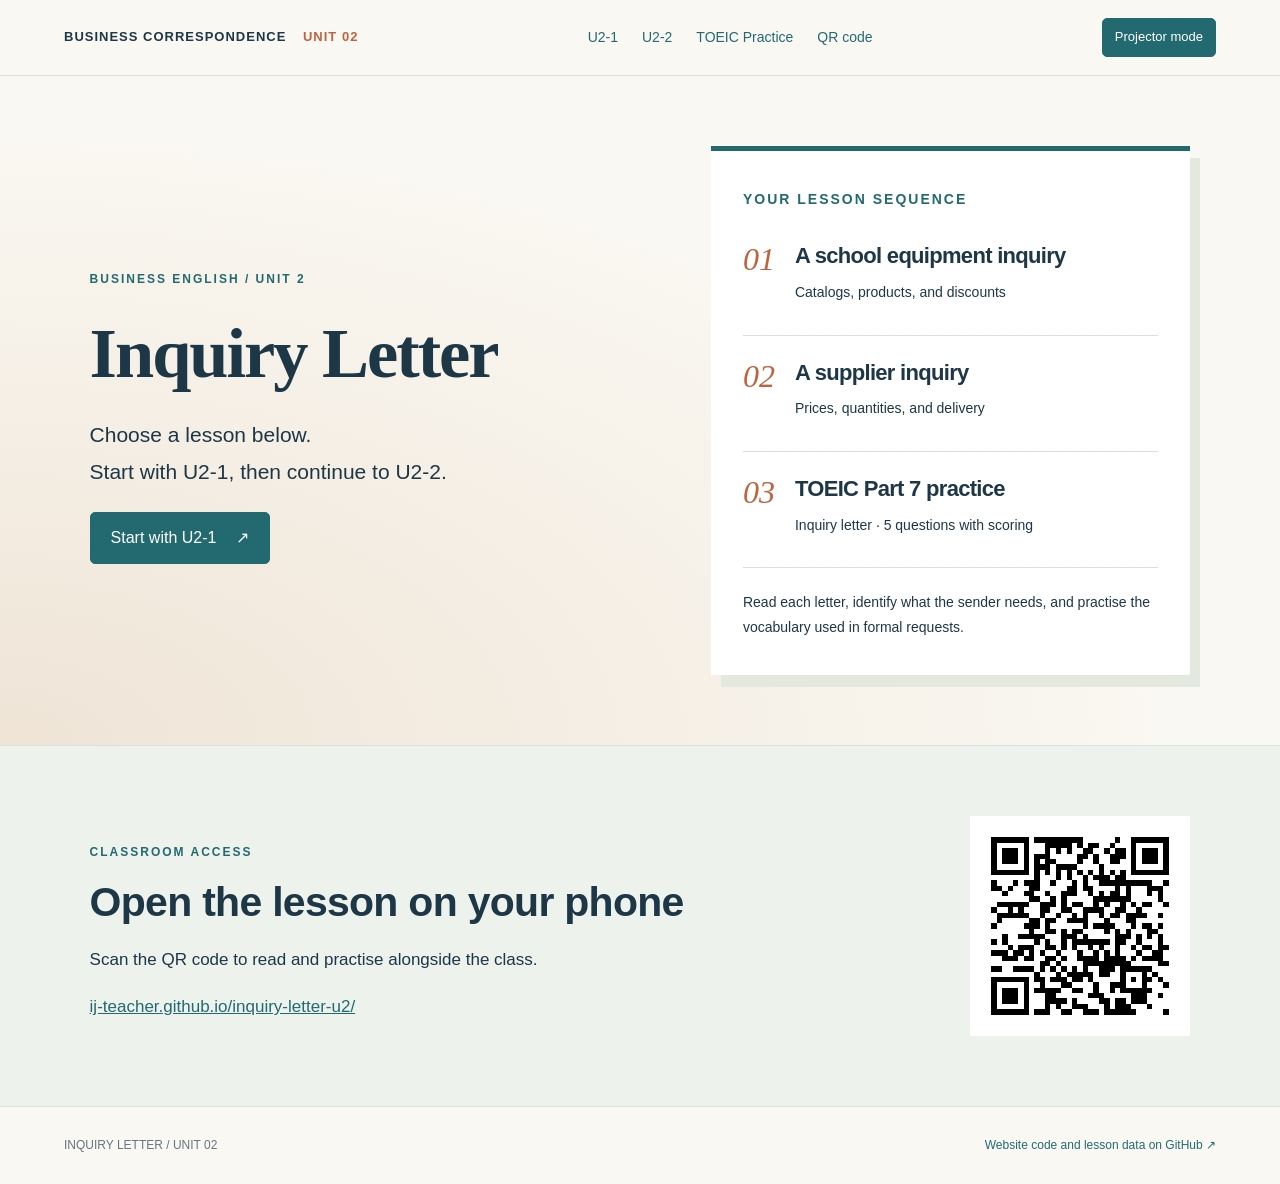
<file: index.html>
<!doctype html><html lang="en"><head><meta charset="utf-8"><meta name="viewport" content="width=device-width,initial-scale=1"><meta name="description" content="Read and practise inquiry letters: a school equipment request followed by a supplier inquiry. Business English U2."><title>Inquiry Letter · Unit 2</title><link rel="stylesheet" href="style.css?v=inside-address-20261017"><script defer src="app.js?v=drag-fill-20261012"></script></head><body>
<a class="skip" href="#main">Skip to lessons</a><header><a class="brand" href="#home">BUSINESS CORRESPONDENCE <span>UNIT 02</span></a><nav aria-label="Lesson navigation"><a href="u2-1.html#u2-1">U2-1</a><a href="u2-2.html#u2-2">U2-2</a><a href="toeic-practice.html">TOEIC Practice</a><a href="#classroom-qr">QR code</a></nav><button id="projector" aria-pressed="false" type="button">Projector mode</button></header>
<main id="main"><section id="home" class="hero"><div><p class="eyebrow">BUSINESS ENGLISH / UNIT 2</p><h1>Inquiry Letter</h1><p class="intro">Choose a lesson below.<br>Start with U2-1, then continue to U2-2.</p><a class="button" href="u2-1.html#u2-1">Start with U2-1 <span>↗</span></a></div><aside class="itinerary"><p class="eyebrow">YOUR LESSON SEQUENCE</p><a href="u2-1.html#u2-1"><b>01</b><div><h2>A school equipment inquiry</h2><p>Catalogs, products, and discounts</p></div></a><a href="u2-2.html#u2-2"><b>02</b><div><h2>A supplier inquiry</h2><p>Prices, quantities, and delivery</p></div></a><a href="toeic-practice.html"><b>03</b><div><h2>TOEIC Part 7 practice</h2><p>Inquiry letter · 5 questions with scoring</p></div></a><p class="goal">Read each letter, identify what the sender needs, and practise the vocabulary used in formal requests.</p></aside></section>


<section id="classroom-qr" class="access"><div><p class="eyebrow">CLASSROOM ACCESS</p><h2>Open the lesson on your phone</h2><p>Scan the QR code to read and practise alongside the class.</p><a href="https://ij-teacher.github.io/inquiry-letter-u2/">ij-teacher.github.io/inquiry-letter-u2/</a></div><img src="qr-code.svg" width="220" height="220" alt="QR code for the Inquiry Letters U2 website"></section></main><footer><span>INQUIRY LETTER / UNIT 02</span><a href="https://github.com/ij-teacher/inquiry-letter-u2">Website code and lesson data on GitHub ↗</a></footer><p id="load-error" role="alert" hidden></p></body></html>
</file>
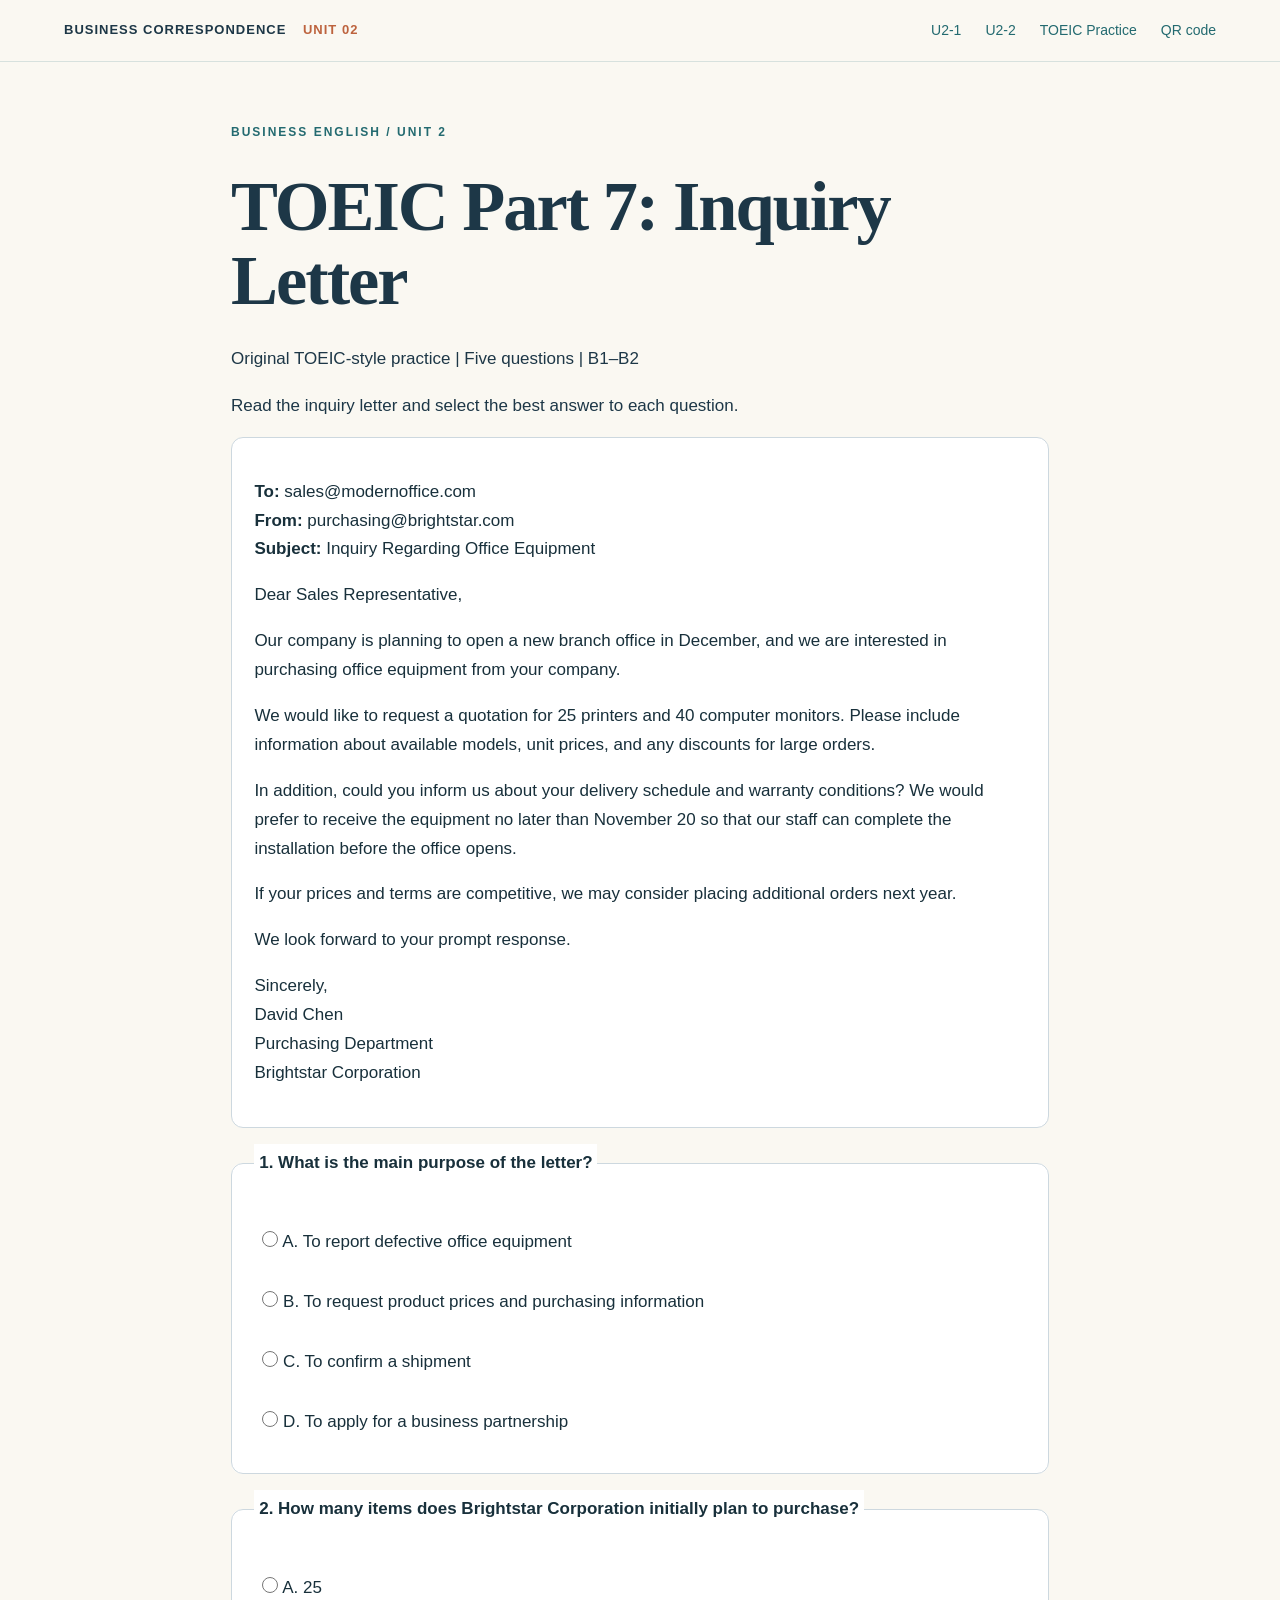
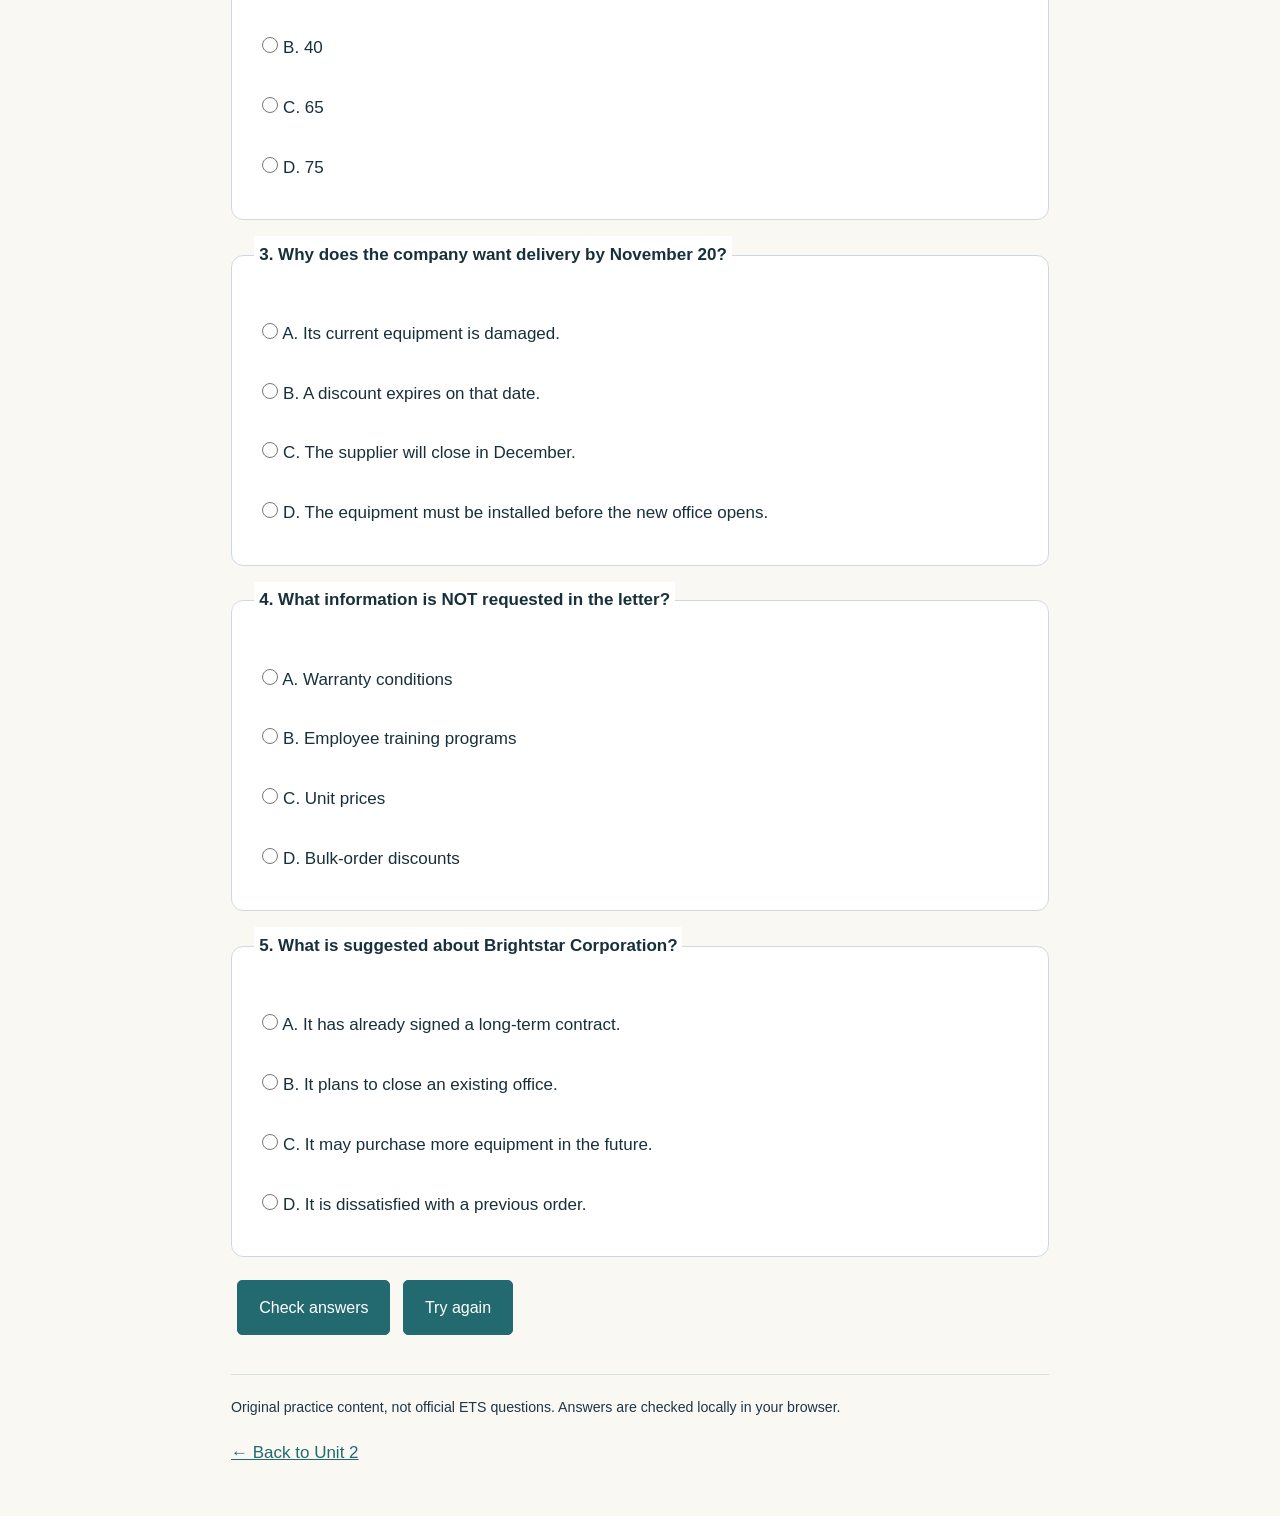
<file: toeic-practice.html>
<!doctype html><html lang="en"><head><meta charset="utf-8"><meta name="viewport" content="width=device-width,initial-scale=1"><title>TOEIC Part 7 | Inquiry Letter</title><link rel="stylesheet" href="style.css"><style>main{max-width:850px;margin:2rem auto;padding:1rem}article,fieldset{background:#fff;color:#18303b;padding:1.4rem;margin:1rem 0;border:1px solid #cdd8df;border-radius:12px;line-height:1.7}fieldset legend{font-weight:bold;background:#fff;padding:.3rem}fieldset label{display:block;padding:.5rem;cursor:pointer}fieldset label:hover{background:#eaf2f6}button{padding:.8rem 1.3rem;margin:.4rem;cursor:pointer}#feedback{padding:1rem}</style><script defer src="toeic-practice.js"></script></head><body><header><a class="brand" href="index.html">BUSINESS CORRESPONDENCE <span>UNIT 02</span></a><nav aria-label="Lesson navigation"><a href="u2-1.html#u2-1">U2-1</a><a href="u2-2.html#u2-2">U2-2</a><a href="toeic-practice.html">TOEIC Practice</a><a href="index.html#classroom-qr">QR code</a></nav></header><main><p class="eyebrow">BUSINESS ENGLISH / UNIT 2</p><h1>TOEIC Part 7: Inquiry Letter</h1><p>Original TOEIC-style practice | Five questions | B1–B2</p><p>Read the inquiry letter and select the best answer to each question.</p><article><p><strong>To:</strong> sales@modernoffice.com<br><strong>From:</strong> purchasing@brightstar.com<br><strong>Subject:</strong> Inquiry Regarding Office Equipment</p><p>Dear Sales Representative,</p><p>Our company is planning to open a new branch office in December, and we are interested in purchasing office equipment from your company.</p><p>We would like to request a quotation for 25 printers and 40 computer monitors. Please include information about available models, unit prices, and any discounts for large orders.</p><p>In addition, could you inform us about your delivery schedule and warranty conditions? We would prefer to receive the equipment no later than November 20 so that our staff can complete the installation before the office opens.</p><p>If your prices and terms are competitive, we may consider placing additional orders next year.</p><p>We look forward to your prompt response.</p><p>Sincerely,<br>David Chen<br>Purchasing Department<br>Brightstar Corporation</p></article><form id="quiz"></form><button id="check" type="button">Check answers</button><button id="retry" type="button">Try again</button><section id="feedback" role="status" aria-live="polite"></section><p><small>Original practice content, not official ETS questions. Answers are checked locally in your browser.</small></p><a href="index.html">← Back to Unit 2</a></main></body></html>
</file>
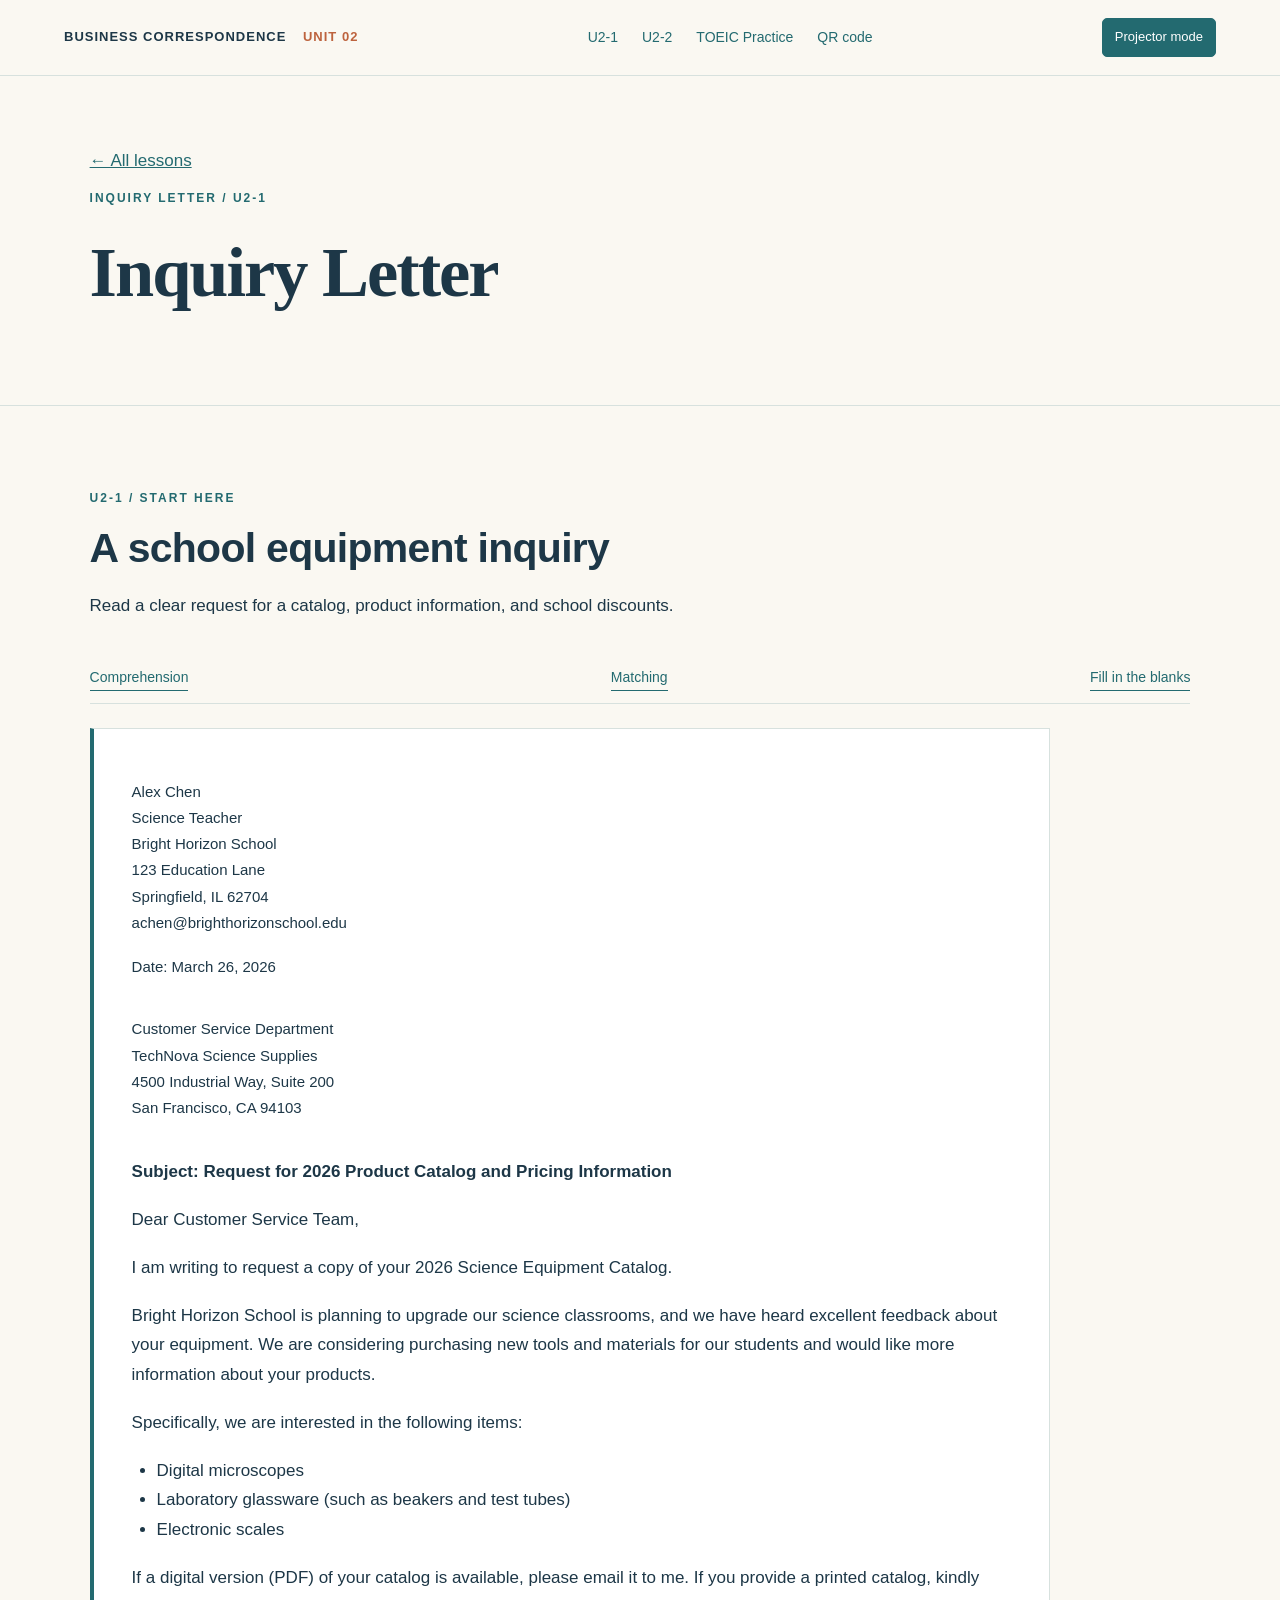
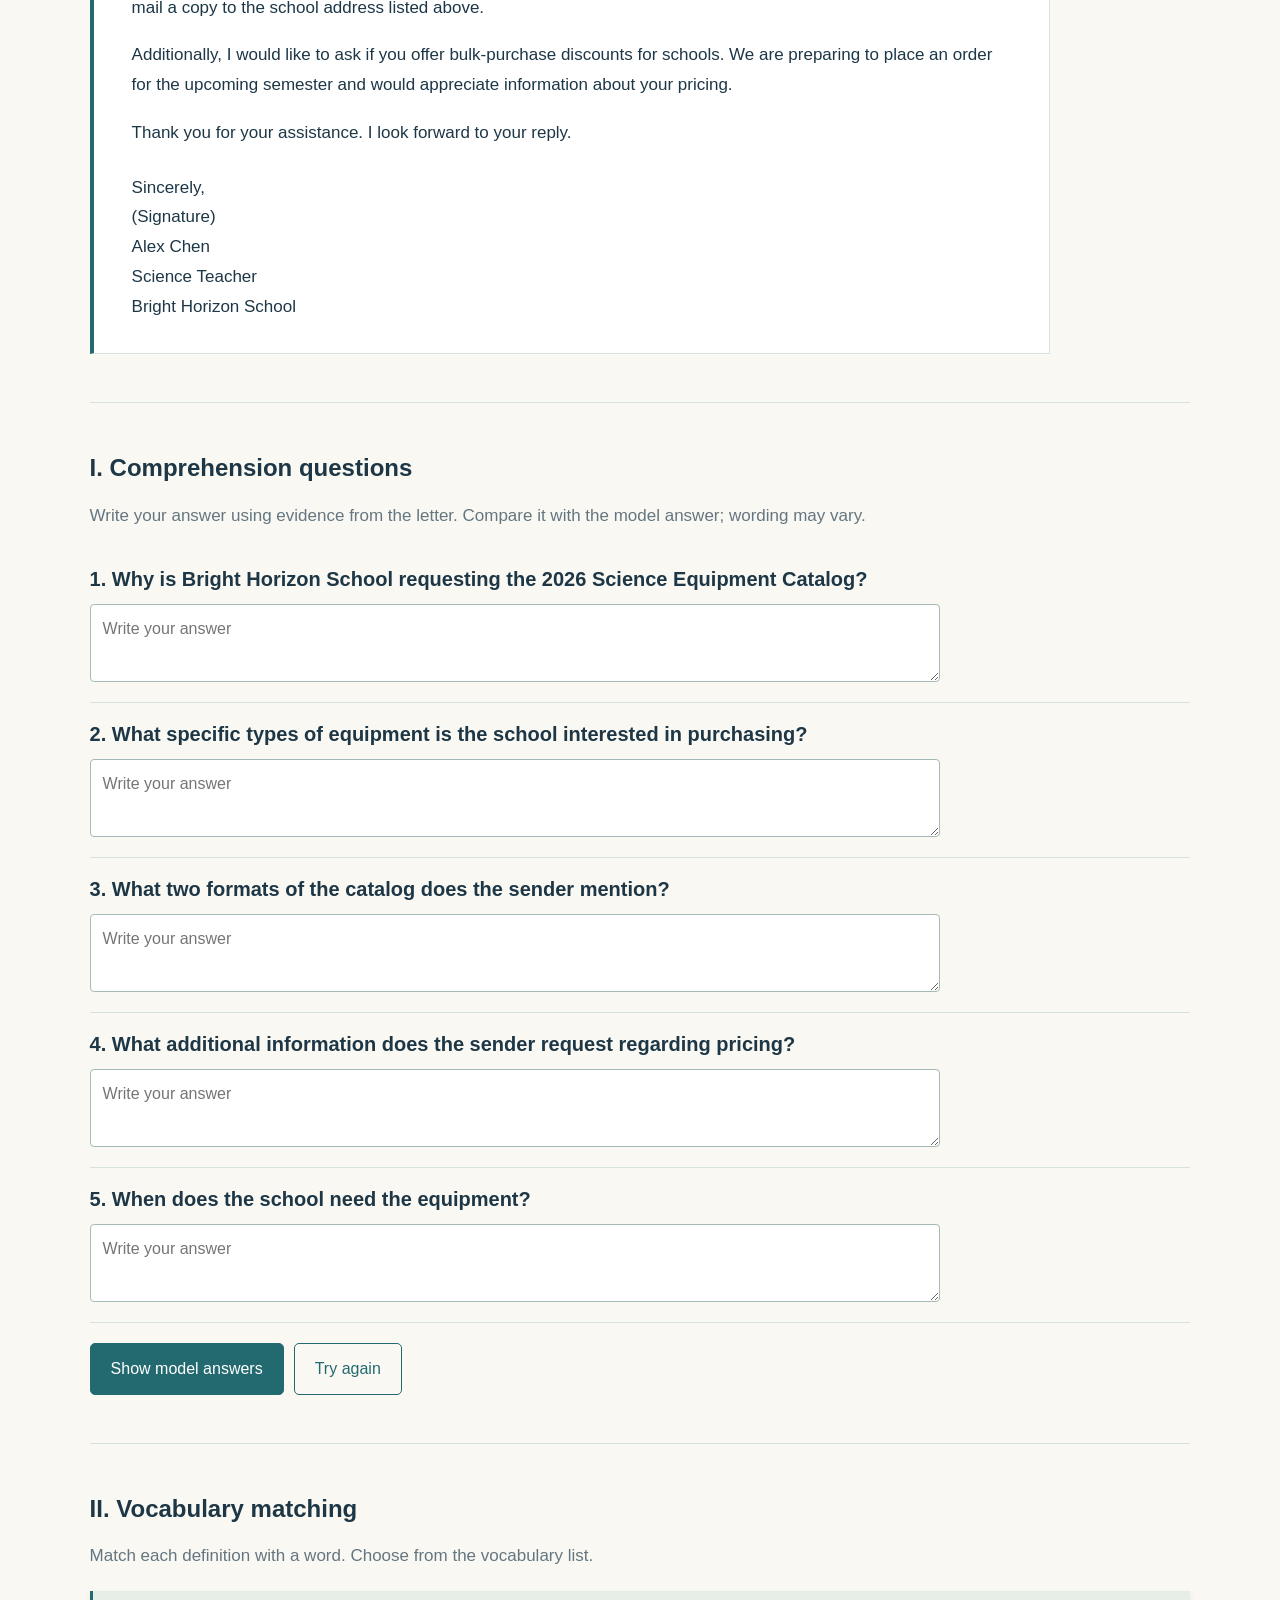
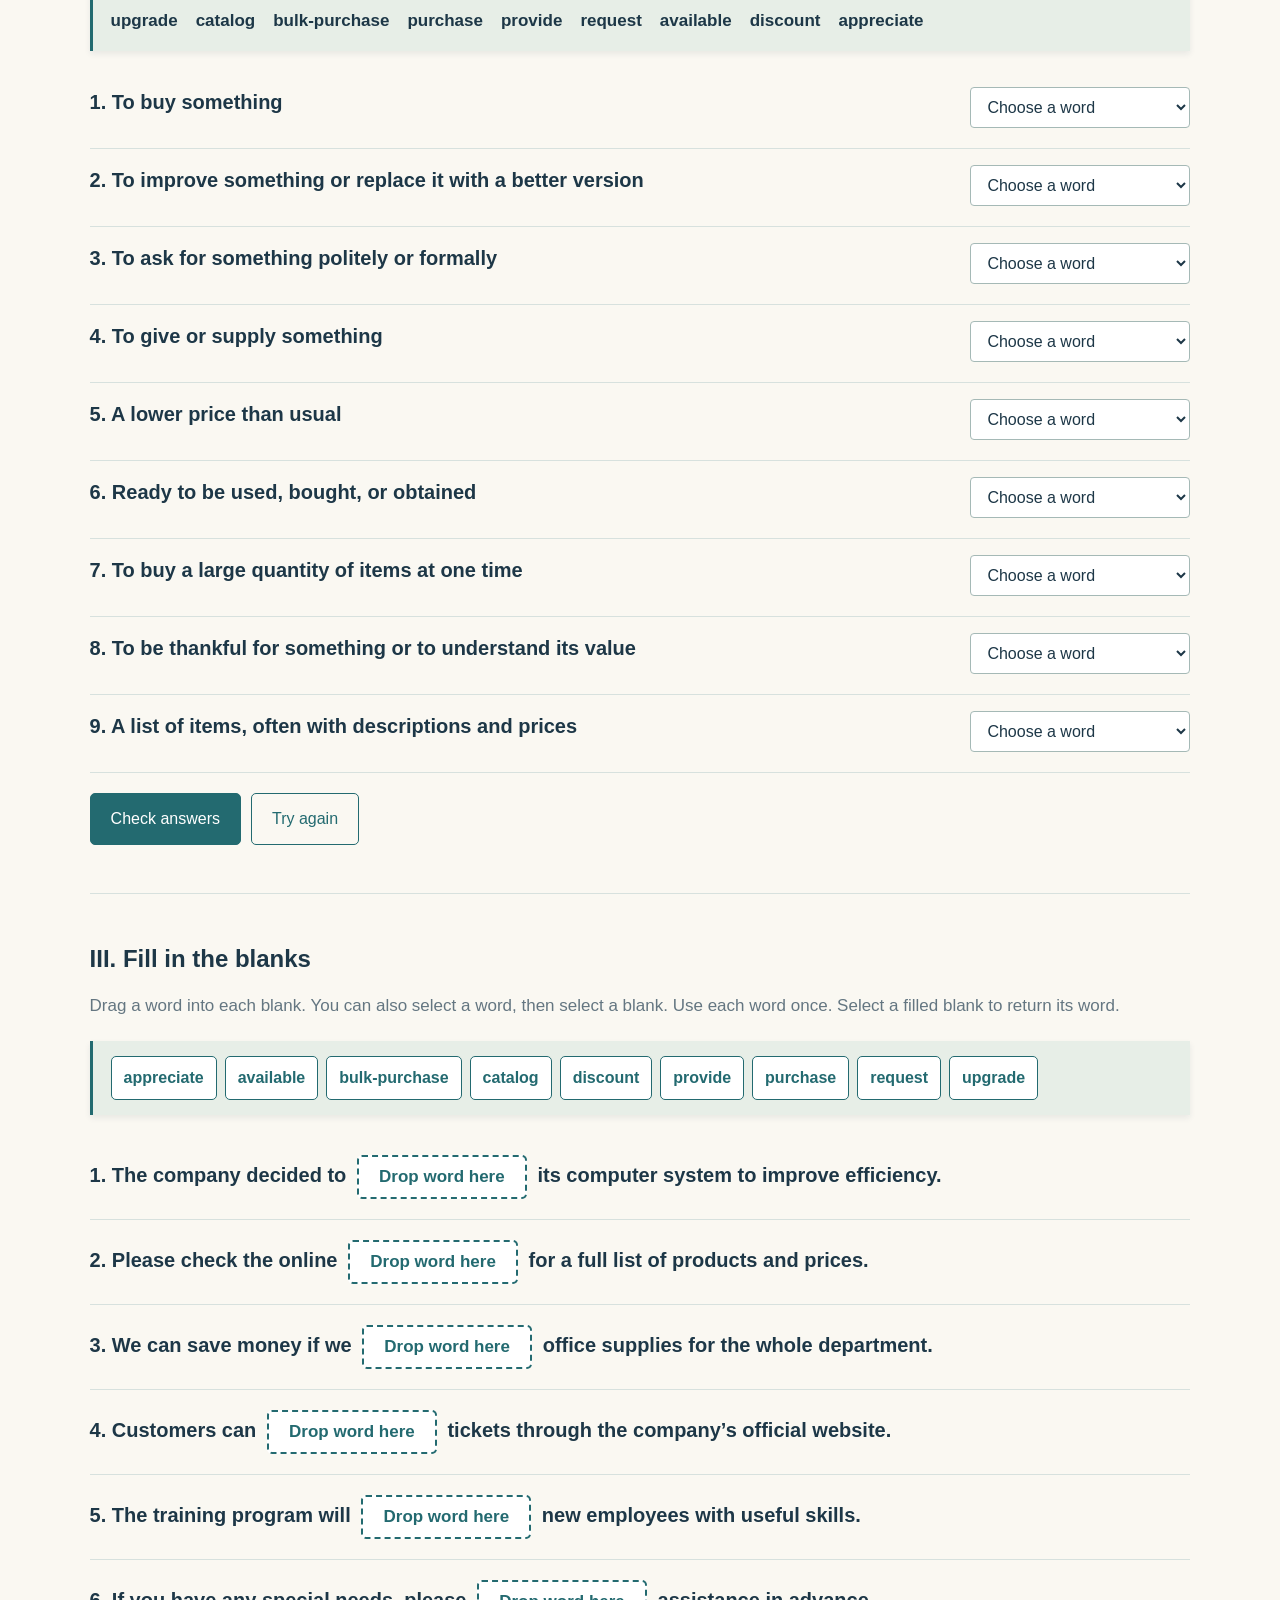
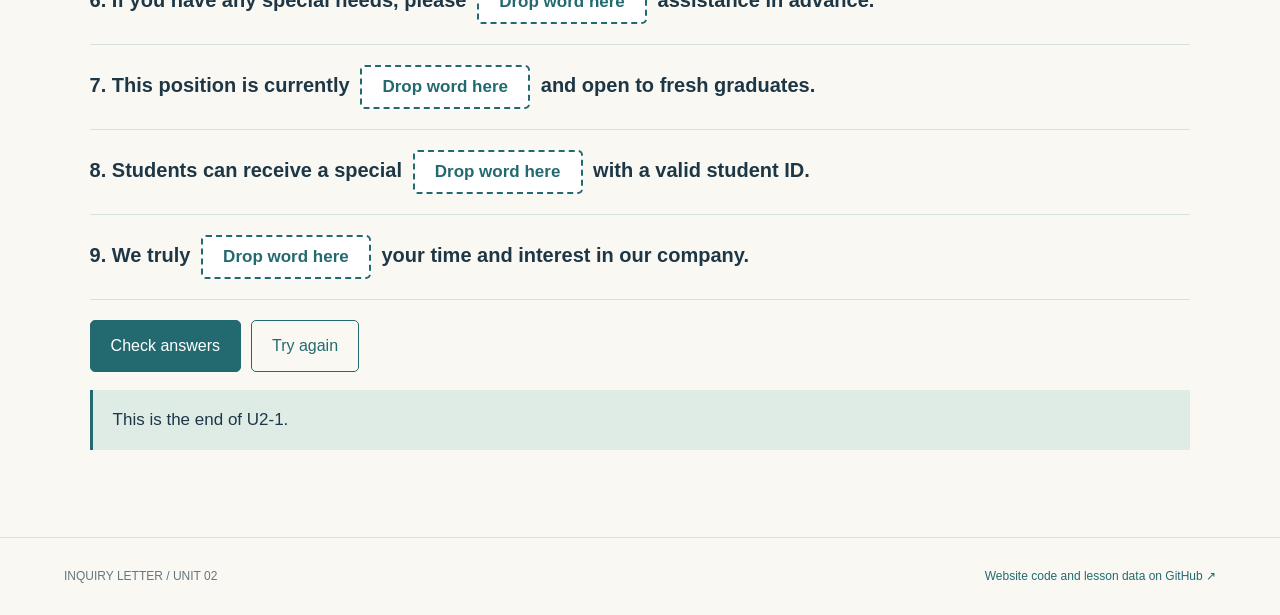
<file: u2-1.html>
<!doctype html><html lang="en"><head><meta charset="utf-8"><meta name="viewport" content="width=device-width,initial-scale=1"><meta name="description" content="Read and practise inquiry letters: a school equipment request followed by a supplier inquiry. Business English U2."><title>Inquiry Letter · U2-1</title><link rel="stylesheet" href="style.css?v=inside-address-20261017"><script defer src="app.js?v=drag-fill-20261012"></script></head><body data-lesson="u2-1">
<a class="skip" href="#main">Skip to lessons</a><header><a class="brand" href="index.html">BUSINESS CORRESPONDENCE <span>UNIT 02</span></a><nav aria-label="Lesson navigation"><a href="u2-1.html#u2-1">U2-1</a><a href="u2-2.html#u2-2">U2-2</a><a href="toeic-practice.html">TOEIC Practice</a><a href="index.html#classroom-qr">QR code</a></nav><button id="projector" aria-pressed="false" type="button">Projector mode</button></header>
<main id="main"><section id="home"><a href="index.html">← All lessons</a><p class="eyebrow">INQUIRY LETTER / U2-1</p><h1>Inquiry Letter</h1></section>
<div id="lessons"><p class="loading" role="status">Loading lessons…</p></div>

</main><footer><span>INQUIRY LETTER / UNIT 02</span><a href="https://github.com/ij-teacher/inquiry-letter-u2">Website code and lesson data on GitHub ↗</a></footer><p id="load-error" role="alert" hidden></p></body></html>
</file>
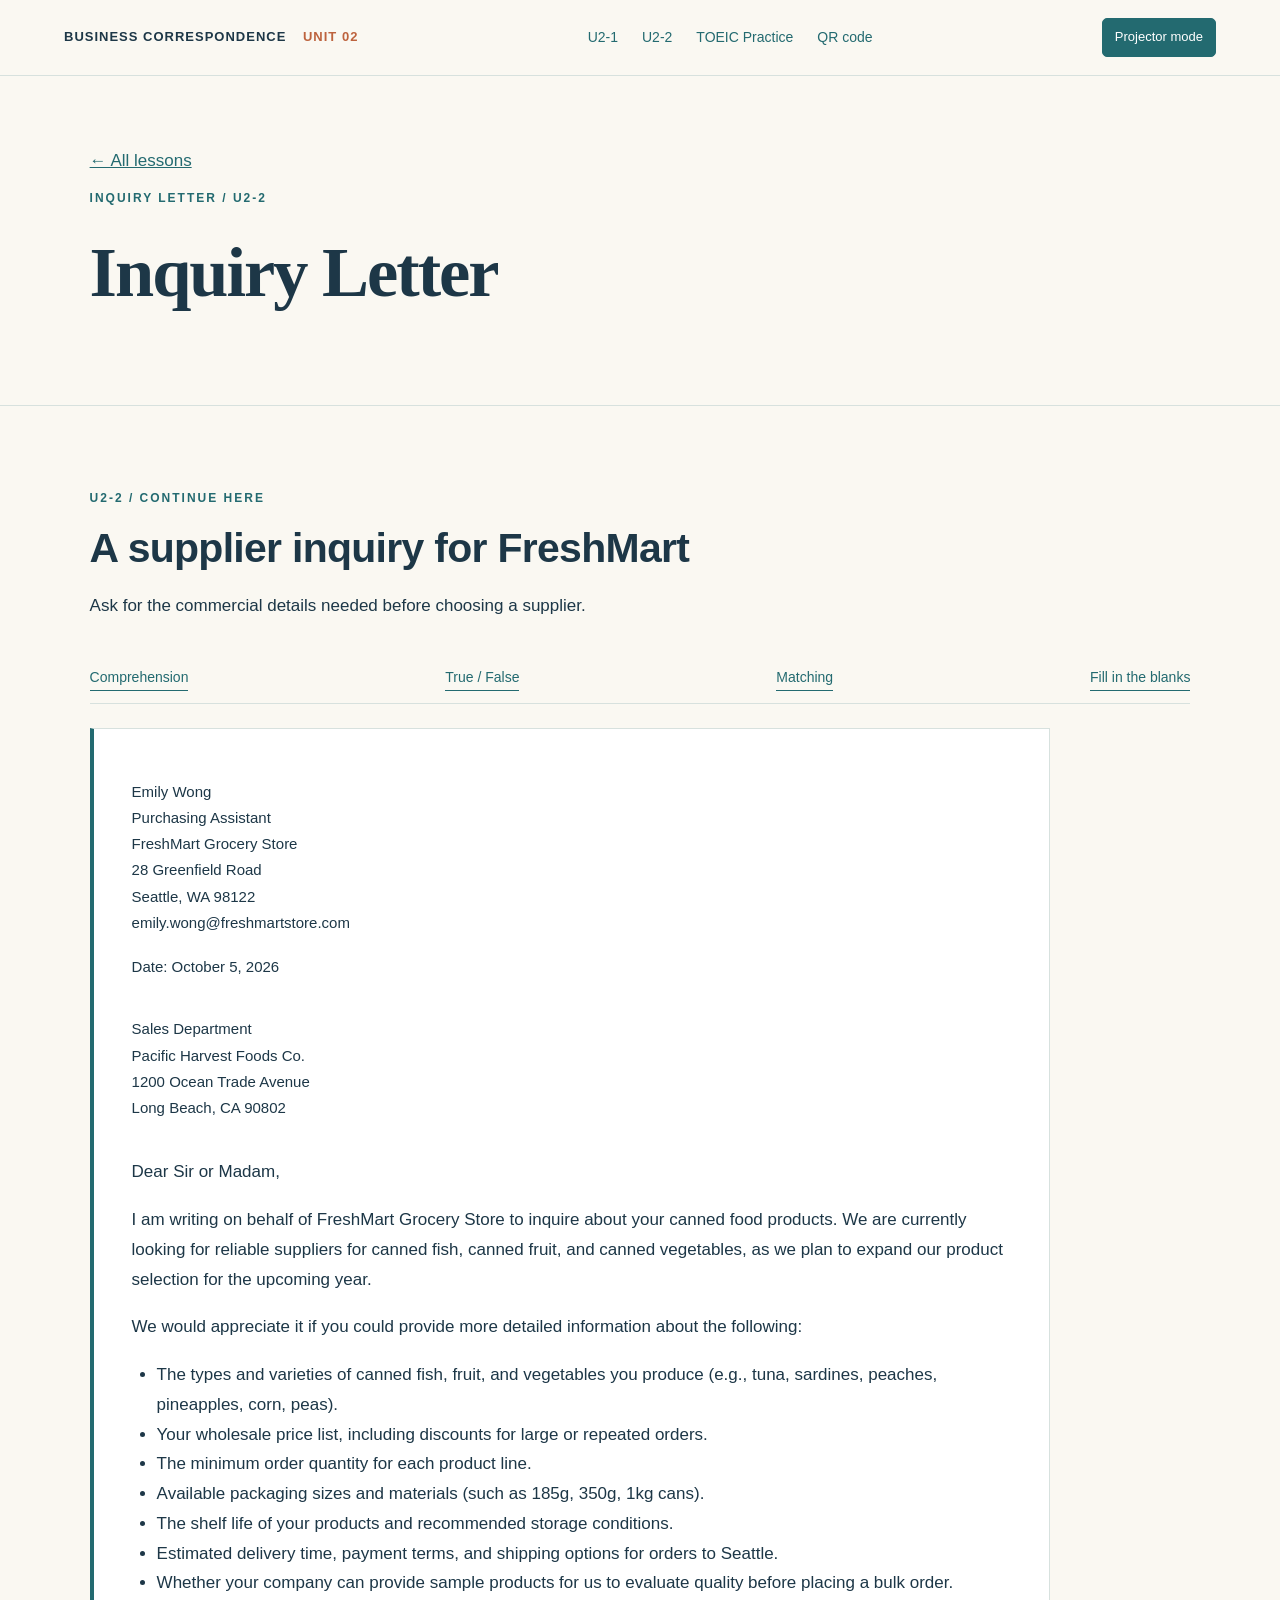
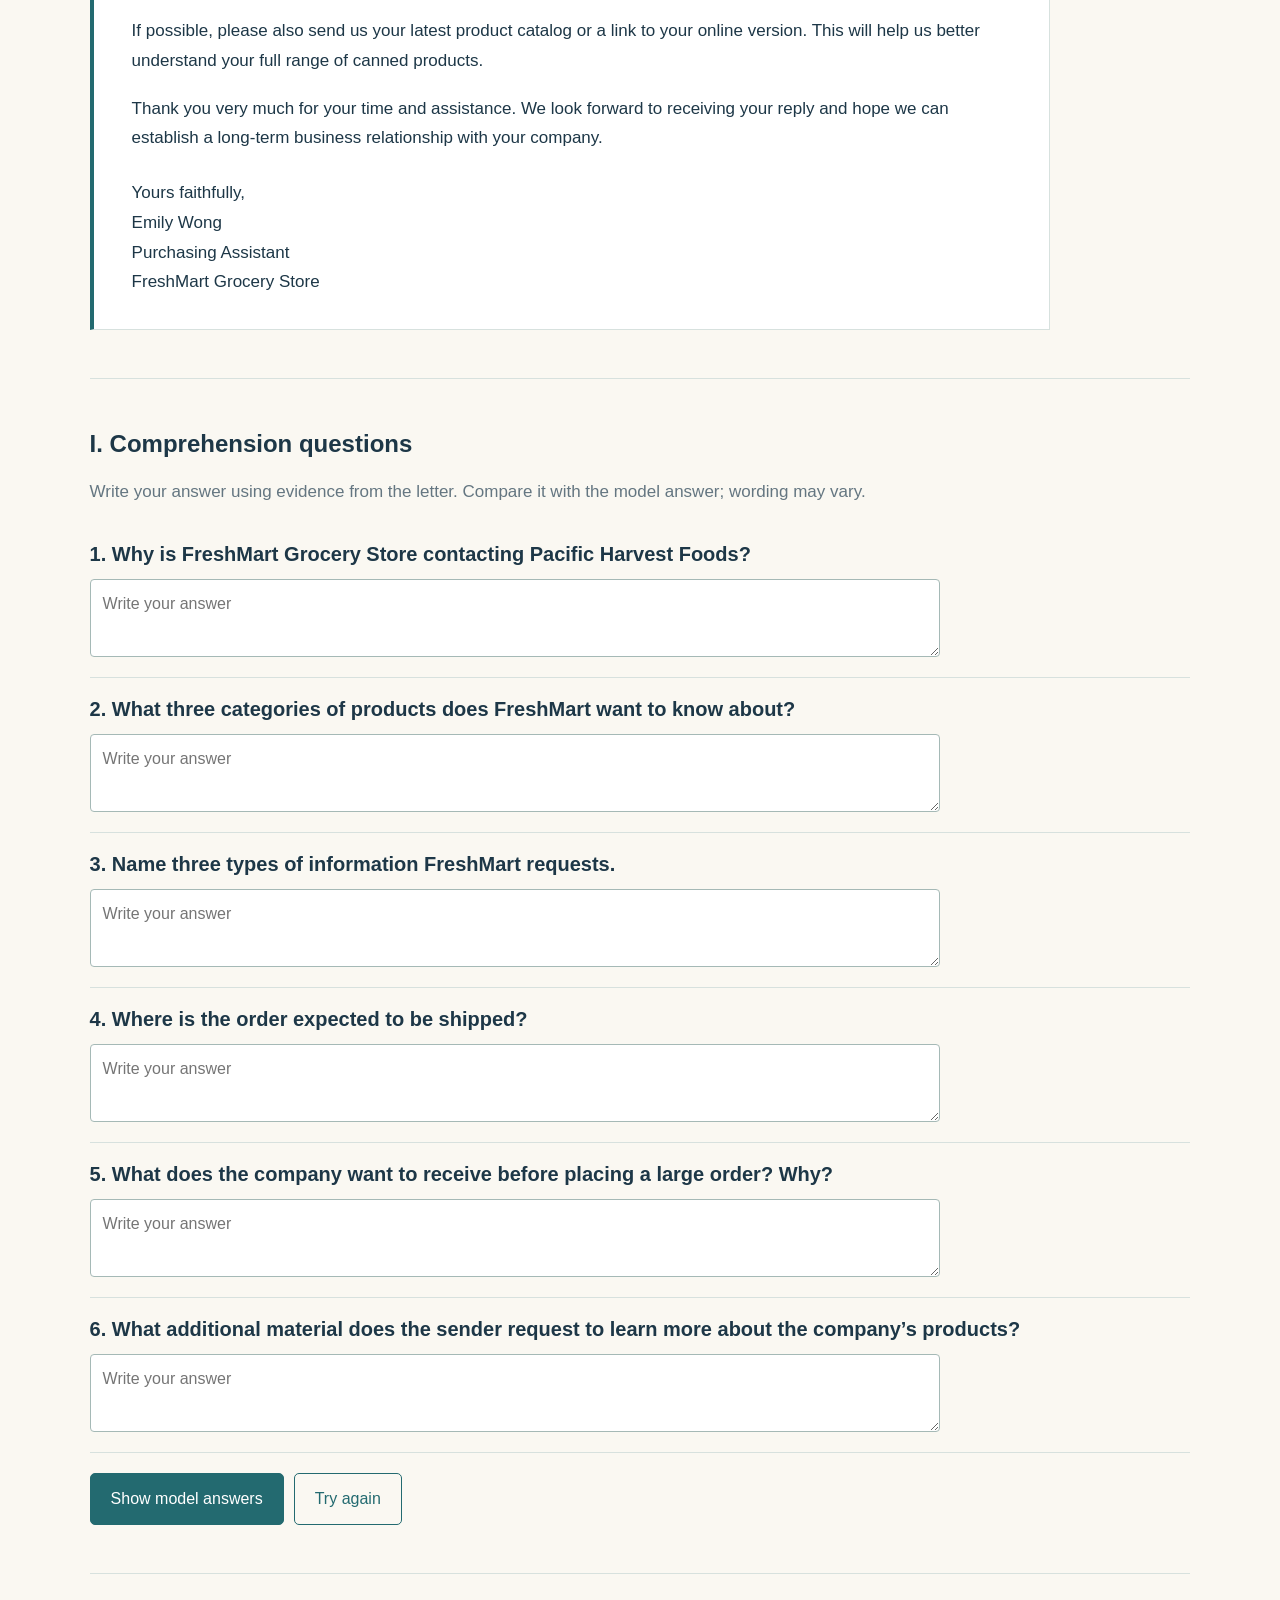
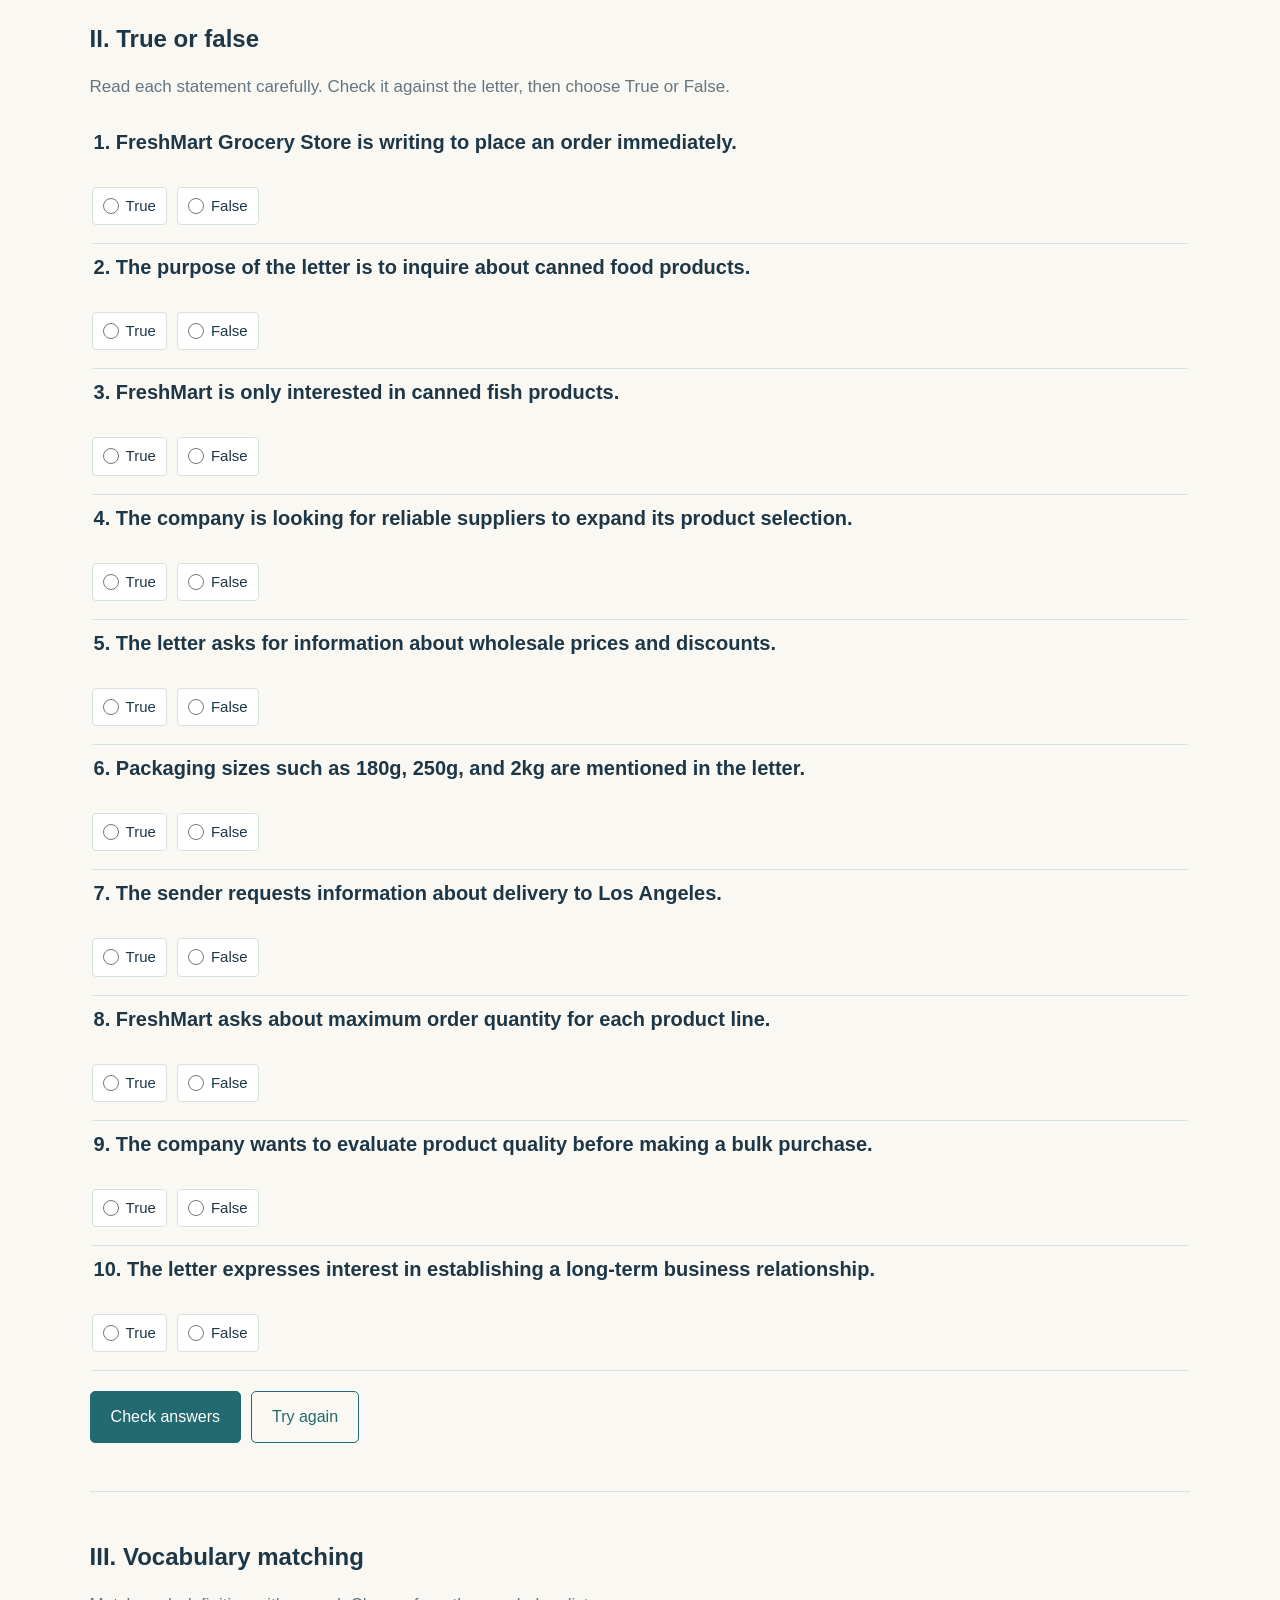
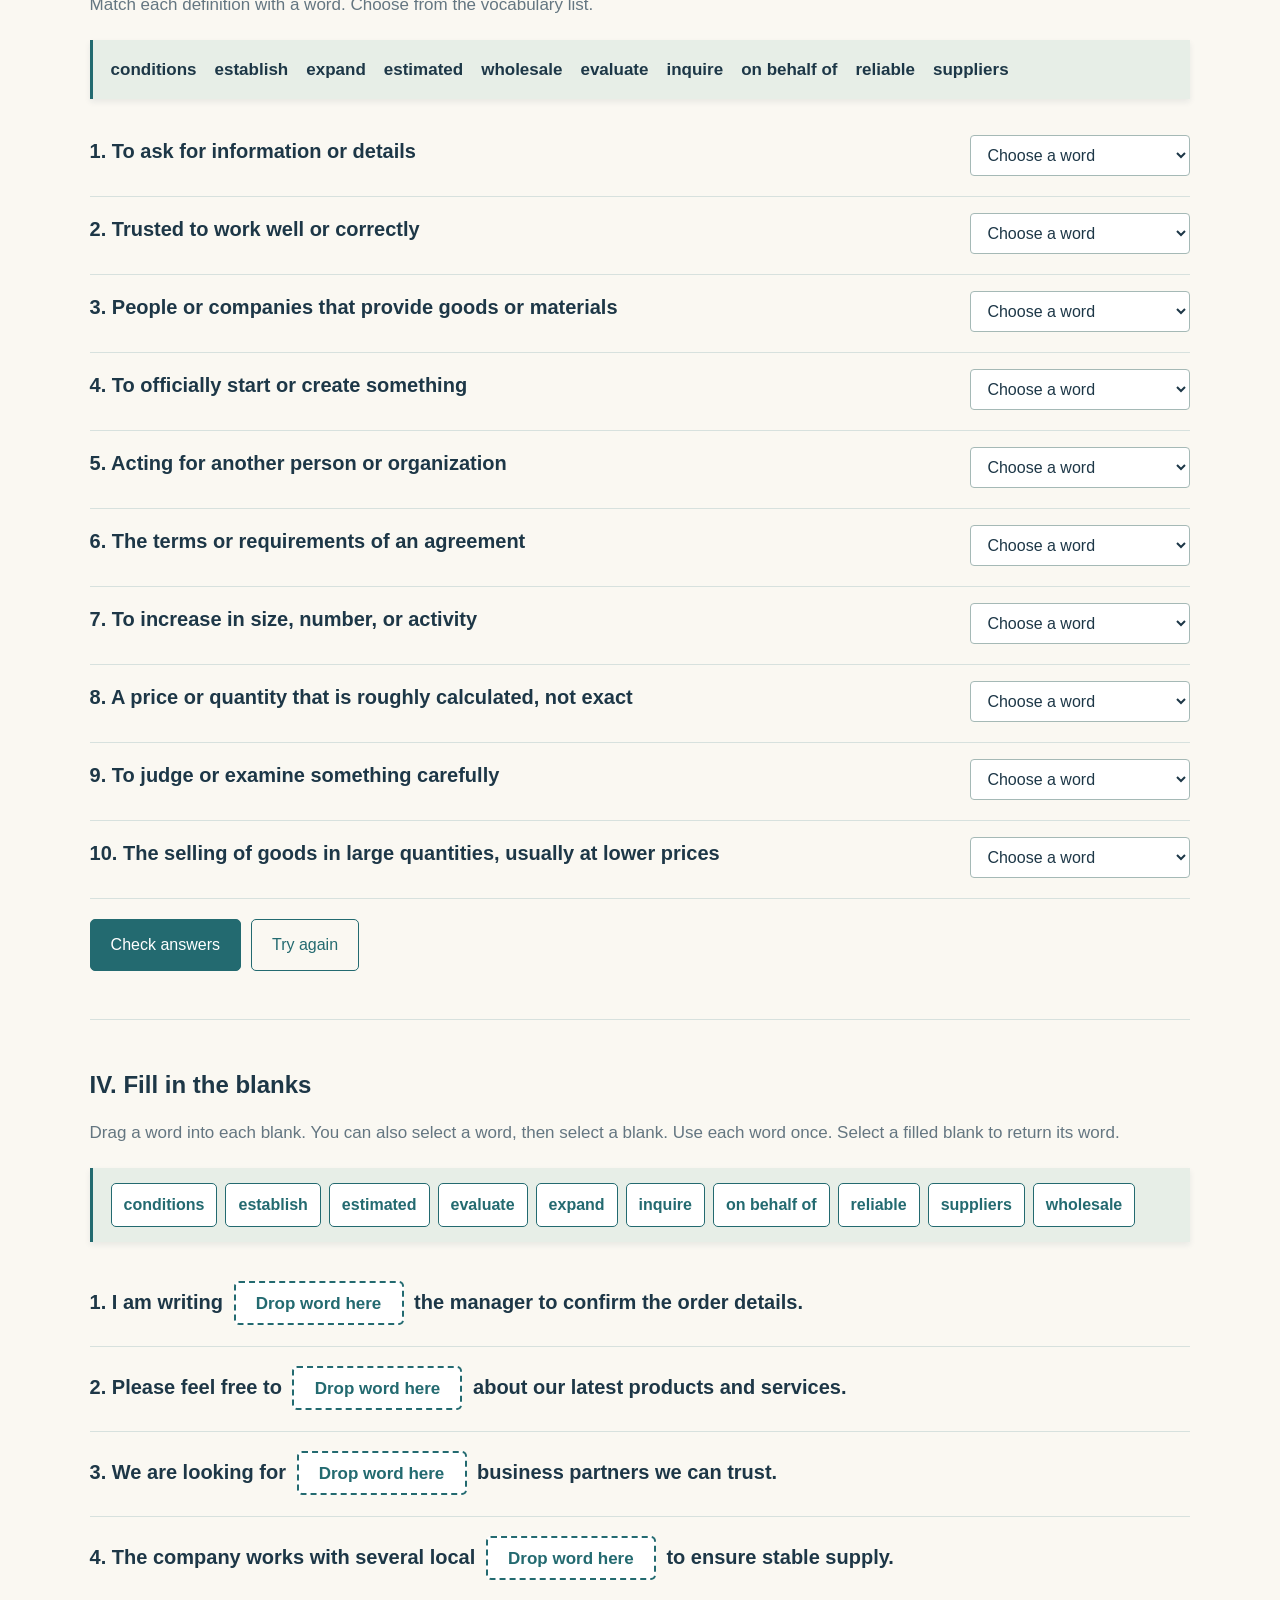
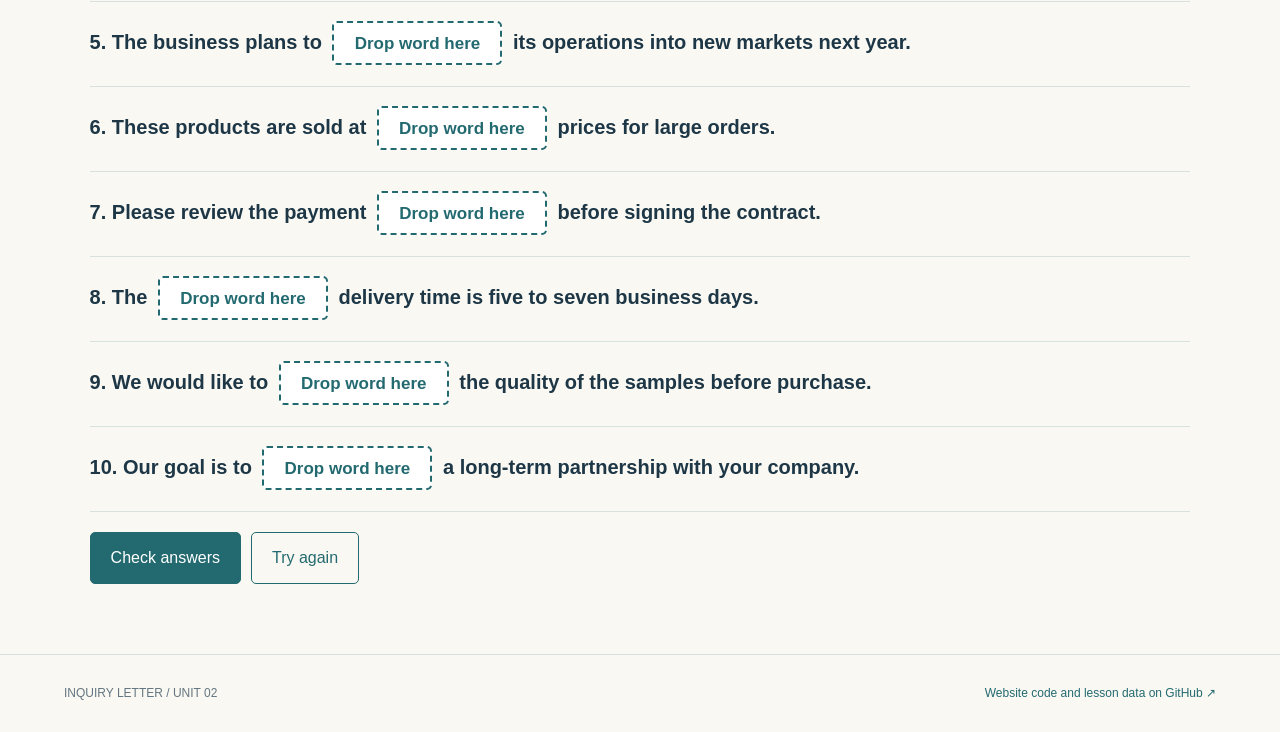
<file: u2-2.html>
<!doctype html><html lang="en"><head><meta charset="utf-8"><meta name="viewport" content="width=device-width,initial-scale=1"><meta name="description" content="Read and practise inquiry letters: a school equipment request followed by a supplier inquiry. Business English U2."><title>Inquiry Letter · U2-2</title><link rel="stylesheet" href="style.css?v=inside-address-20261017"><script defer src="app.js?v=drag-fill-20261012"></script></head><body data-lesson="u2-2">
<a class="skip" href="#main">Skip to lessons</a><header><a class="brand" href="index.html">BUSINESS CORRESPONDENCE <span>UNIT 02</span></a><nav aria-label="Lesson navigation"><a href="u2-1.html#u2-1">U2-1</a><a href="u2-2.html#u2-2">U2-2</a><a href="toeic-practice.html">TOEIC Practice</a><a href="index.html#classroom-qr">QR code</a></nav><button id="projector" aria-pressed="false" type="button">Projector mode</button></header>
<main id="main"><section id="home"><a href="index.html">← All lessons</a><p class="eyebrow">INQUIRY LETTER / U2-2</p><h1>Inquiry Letter</h1></section>
<div id="lessons"><p class="loading" role="status">Loading lessons…</p></div>

</main><footer><span>INQUIRY LETTER / UNIT 02</span><a href="https://github.com/ij-teacher/inquiry-letter-u2">Website code and lesson data on GitHub ↗</a></footer><p id="load-error" role="alert" hidden></p></body></html>
</file>
<file: style.css>
:root{--ink:#1d3747;--muted:#647681;--accent:#236a70;--orange:#bd633e;--paper:#faf8f2;--line:#d7e1de;--tint:#edf2ed}*{box-sizing:border-box}html{scroll-behavior:smooth;scroll-padding-top:110px}body{margin:0;background:var(--paper);color:var(--ink);font:17px/1.75 Arial,"Segoe UI",sans-serif}a{color:var(--accent)}button,.button{display:inline-flex;align-items:center;gap:20px;padding:11px 20px;background:var(--accent);color:white;border:1px solid var(--accent);border-radius:5px;cursor:pointer;font:inherit;font-size:16px;text-decoration:none}button:hover,.button:hover{background:#164e53}.secondary{color:var(--accent);background:transparent}.secondary:hover{color:white}button:disabled{opacity:.5;cursor:default}:focus-visible{outline:3px solid var(--orange);outline-offset:3px}.skip{position:absolute;top:-70px;z-index:10;padding:12px;background:white}.skip:focus{top:0}header{position:sticky;top:0;z-index:5;display:flex;align-items:center;justify-content:space-between;gap:20px;padding:18px 5vw;background:rgba(250,248,242,.98);border-bottom:1px solid var(--line)}.brand{font-size:13px;font-weight:800;letter-spacing:1px;text-decoration:none;color:var(--ink)}.brand span{color:var(--orange);margin-left:12px}nav{display:flex;gap:24px}nav a{font-size:14px;text-decoration:none}header button{font-size:13px;padding:7px 12px}main{max-width:1440px;margin:auto}section{padding:70px 7vw;border-bottom:1px solid var(--line)}.hero{display:grid;grid-template-columns:1.15fr 1fr;gap:70px;align-items:center;min-height:590px;background:radial-gradient(ellipse at 0 100%,#efe4d6,transparent 65%)}.eyebrow{font-size:12px;font-weight:700;letter-spacing:2px;color:var(--accent)}h1{font:700 clamp(48px,5.5vw,78px)/1.06 Georgia,serif;letter-spacing:-2px;margin:26px 0}h1 em{color:var(--orange)}.intro{font-size:21px}.itinerary{background:white;border-top:5px solid var(--accent);padding:28px 32px;box-shadow:10px 12px 0 #e4e9df}.itinerary>a{display:flex;gap:20px;text-decoration:none;border-bottom:1px solid var(--line);padding:22px 0;color:var(--ink)}.itinerary b{font:italic 32px Georgia,serif;color:var(--orange)}.itinerary h2{font-size:22px;margin:0;line-height:1.4}.itinerary p{margin:8px 0;font-size:14px}.itinerary .goal{margin-top:22px}.section-title{max-width:780px;margin-bottom:32px}h2{font-size:clamp(28px,3.2vw,42px);line-height:1.25;margin:14px 0;letter-spacing:-.7px}h3{font-size:24px;line-height:1.4}h4{font-size:18px}.lesson:nth-of-type(even){background:var(--tint)}.lesson-nav{display:flex;gap:14px;flex-wrap:wrap;margin-bottom:24px;font-size:14px}.lesson-nav a{text-decoration:none;border-bottom:1px solid var(--accent)}.letter{padding:32px 38px;background:white;border:1px solid var(--line);border-left:4px solid var(--accent);max-width:960px}.addresses{display:grid;grid-template-columns:1fr;gap:0;font-size:15px}.addresses p{margin:0}.letter p{margin:18px 0}.letter ul{padding-left:25px}.subject{font-weight:700}.letter-close{margin-top:25px}.letter-close p{margin:0}.exercise{margin-top:48px;padding-top:24px;border-top:1px solid var(--line)}.exercise-intro{color:var(--muted);margin-top:-8px}.question{padding:16px 0 20px;border-bottom:1px solid var(--line)}.question h4,.question>label,.question legend{font-weight:600;font-size:20px;line-height:1.5;margin:0 0 10px}.question>label{display:block}textarea,input,select{font:inherit;font-size:16px;padding:10px 12px;border:1px solid #a5b9b6;border-radius:4px;background:white;color:var(--ink)}textarea{width:100%;resize:vertical;max-width:850px;display:block}input,select{max-width:100%}label{display:block;margin:15px 0 6px}form>input,form>textarea{width:100%}form button{margin:20px 10px 0 0}.feedback{font-size:16px;padding:10px 0;margin:6px 0 0}.correct{color:#216239}.incorrect{color:#a04326}.result{border-left:3px solid var(--accent);background:#dfece6;padding:15px 20px;margin-top:18px;font-size:17px}.word-bank{display:flex;flex-wrap:wrap;gap:8px 18px;background:#e7eee7;padding:15px 18px;margin:20px 0;border-left:3px solid var(--accent);font-weight:600}.word-bank span{white-space:nowrap}.matching-row{display:grid;grid-template-columns:1fr minmax(160px,220px);align-items:center;gap:25px}.matching-row select{width:100%}.matching-row .feedback{grid-column:1/-1}.gap-row label{display:block}.gap-row input{width:240px}.tf-question{border:0;border-bottom:1px solid var(--line);min-width:0;padding:18px 0}.tf-question legend{font-size:20px;font-weight:600;line-height:1.5;padding-top:8px}.choices{display:flex;gap:10px;margin-top:12px}.choices label{display:flex;align-items:center;gap:7px;padding:5px 10px;background:white;border:1px solid var(--line);border-radius:4px;font-size:15px;margin:0;cursor:pointer}.choices label:has(input:checked){background:#dcece5;border-color:var(--accent)}input[type=radio]{accent-color:var(--accent);width:16px;height:16px;margin:0}.small{font-size:13px;color:var(--muted)}details{margin:24px 0}summary{cursor:pointer;font-weight:600;padding:10px 0}.template-text,.draft{white-space:pre-wrap;font:16px/1.8 Arial,sans-serif}.split{display:grid;grid-template-columns:1fr 1fr;gap:45px;margin-top:32px}.split form{padding:25px;background:white;border:1px solid var(--line)}.draft{padding:24px;min-height:200px}.access{display:flex;align-items:center;justify-content:space-between;gap:45px;background:var(--tint)}.access img{background:white;max-width:100%;height:auto}.access a{overflow-wrap:anywhere}footer{display:flex;justify-content:space-between;gap:20px;padding:28px 5vw;font-size:12px;color:var(--muted)}footer a{text-decoration:none}#load-error{position:fixed;bottom:0;left:0;width:100%;padding:15px;background:#ffe6d9;margin:0}.loading{padding:45px}body.projector{font-size:22px}.projector .letter,.projector .question>label,.projector .tf-question legend,.projector .question h4{font-size:24px}.projector header{position:static}[hidden]{display:none!important}@media(max-width:850px){header{flex-wrap:wrap;padding:12px 5vw;gap:12px}nav{order:3;width:100%;justify-content:space-between;gap:10px}.hero,.split{grid-template-columns:1fr;gap:32px}.hero{min-height:0}section{padding:44px 6vw}.letter{padding:22px}.addresses{grid-template-columns:1fr;gap:0}.matching-row{grid-template-columns:1fr;gap:10px}.matching-row select{max-width:300px}.access{flex-direction:column;text-align:center}footer{flex-direction:column}.intro{font-size:19px}h1{font-size:57px}}@media print{header,button,.skip,.hero,footer{display:none!important}section{padding:20px;background:white!important}.letter,.question{break-inside:avoid}.access{break-before:page}}@media(prefers-reduced-motion:reduce){html{scroll-behavior:auto}}
.lesson-nav{position:sticky;top:var(--header-height,76px);z-index:4;background:var(--paper);padding:12px 0;border-bottom:1px solid var(--line);justify-content:space-between}.lesson:nth-of-type(even) .lesson-nav{background:var(--tint)}html{scroll-padding-top:calc(var(--header-height,76px) + 75px)}.projector header{position:sticky;top:0}@media(max-width:850px){.lesson-nav{gap:8px 14px;font-size:13px}}
.exercise .word-bank{position:sticky;top:calc(var(--header-height,76px) + var(--lesson-nav-height,52px));z-index:3;margin-top:20px;margin-bottom:20px;box-shadow:0 3px 6px rgba(29,55,71,.08)}
.drag-bank{gap:8px}.word-chip{padding:7px 12px;font-weight:600;font-size:16px;cursor:grab;background:white;color:var(--accent)}.word-chip[aria-pressed=true]{background:var(--accent);color:white;outline:3px solid var(--orange)}.word-chip:disabled{opacity:.4;cursor:default}.drag-sentence{font-size:20px;font-weight:600;line-height:2.4;margin:0}.gap-row .gap-slot{display:inline-flex;justify-content:center;min-width:170px;max-width:100%;min-height:44px;padding:5px 12px;margin:0 5px;background:white;border:2px dashed var(--accent);color:var(--accent);font:inherit;font-size:17px;vertical-align:middle;line-height:1.5}.gap-slot.filled{border-style:solid;background:#dfece6;cursor:grab}.gap-row .gap-slot.drag-over{background:#ffe6d9;border-color:var(--orange)}.projector .drag-sentence{font-size:24px}@media(max-width:850px){.word-chip{font-size:14px;padding:6px 9px}.drag-sentence{font-size:18px}}
</file>
